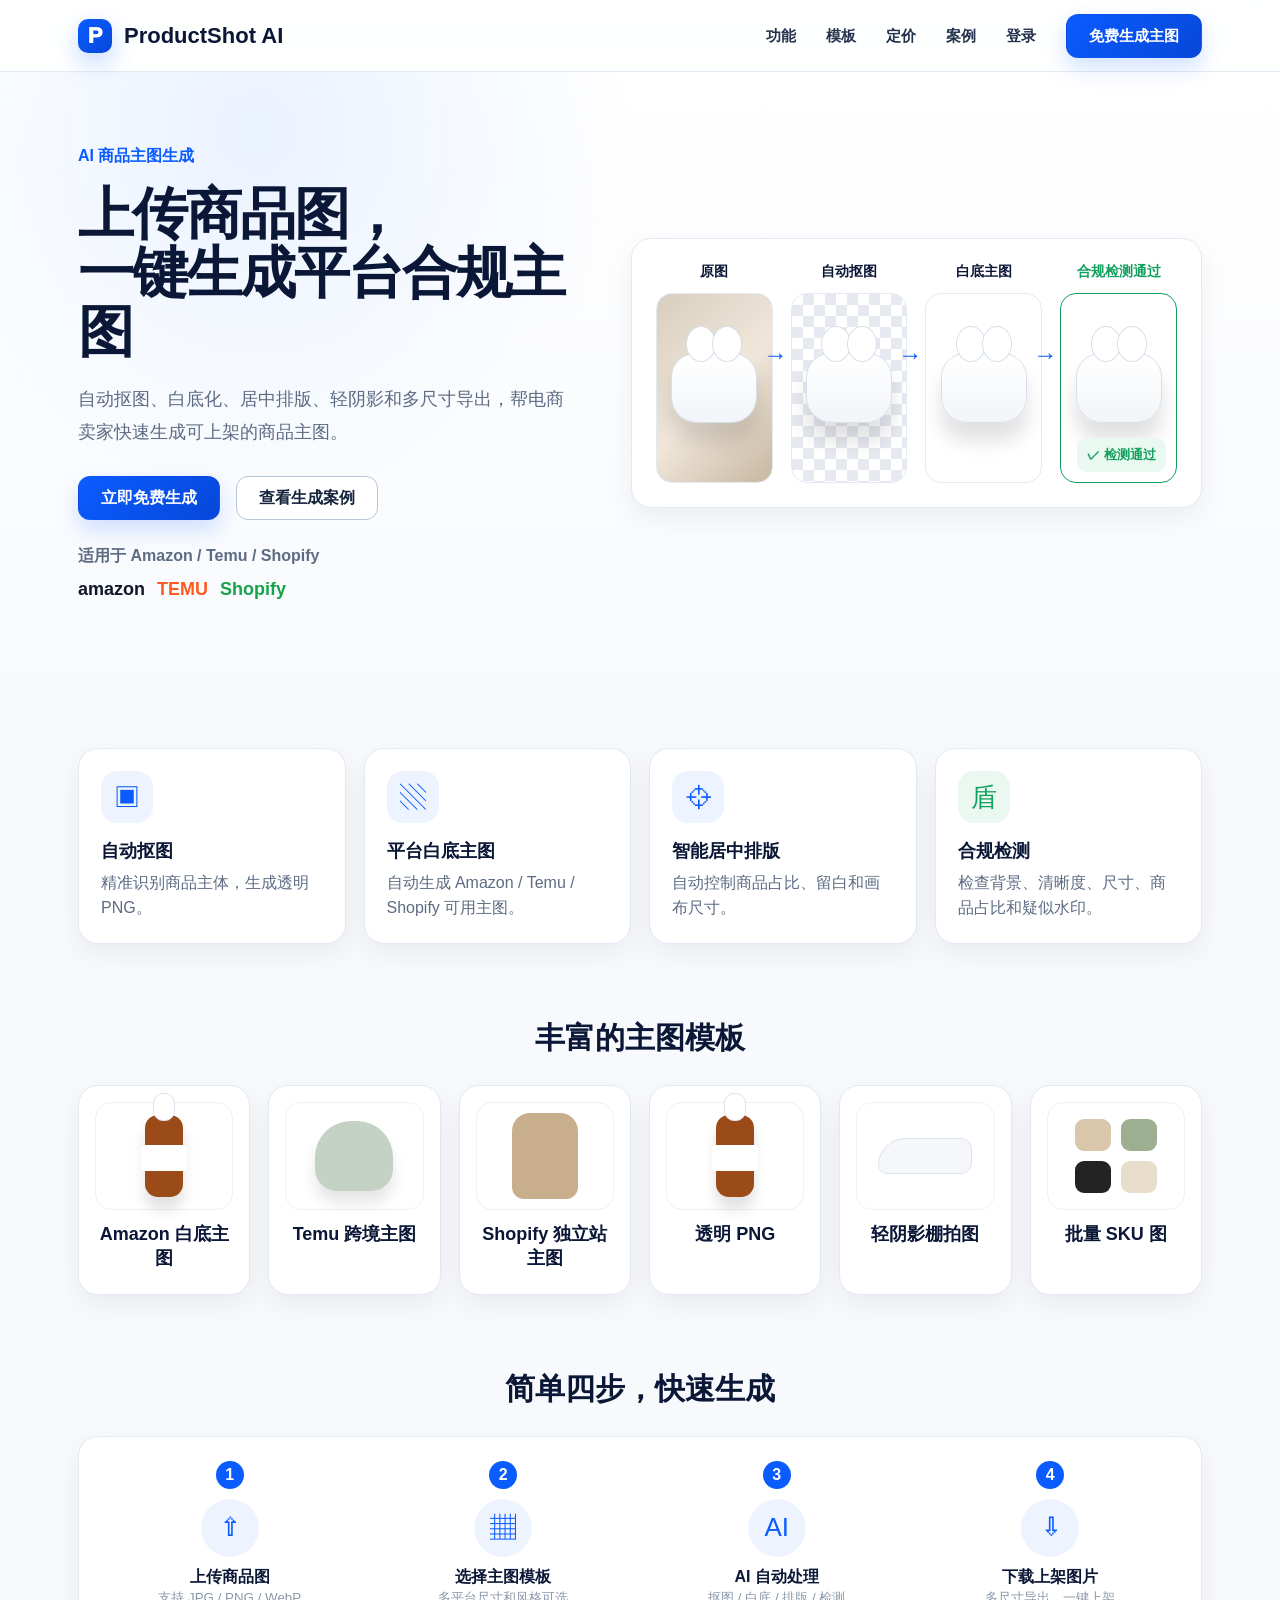
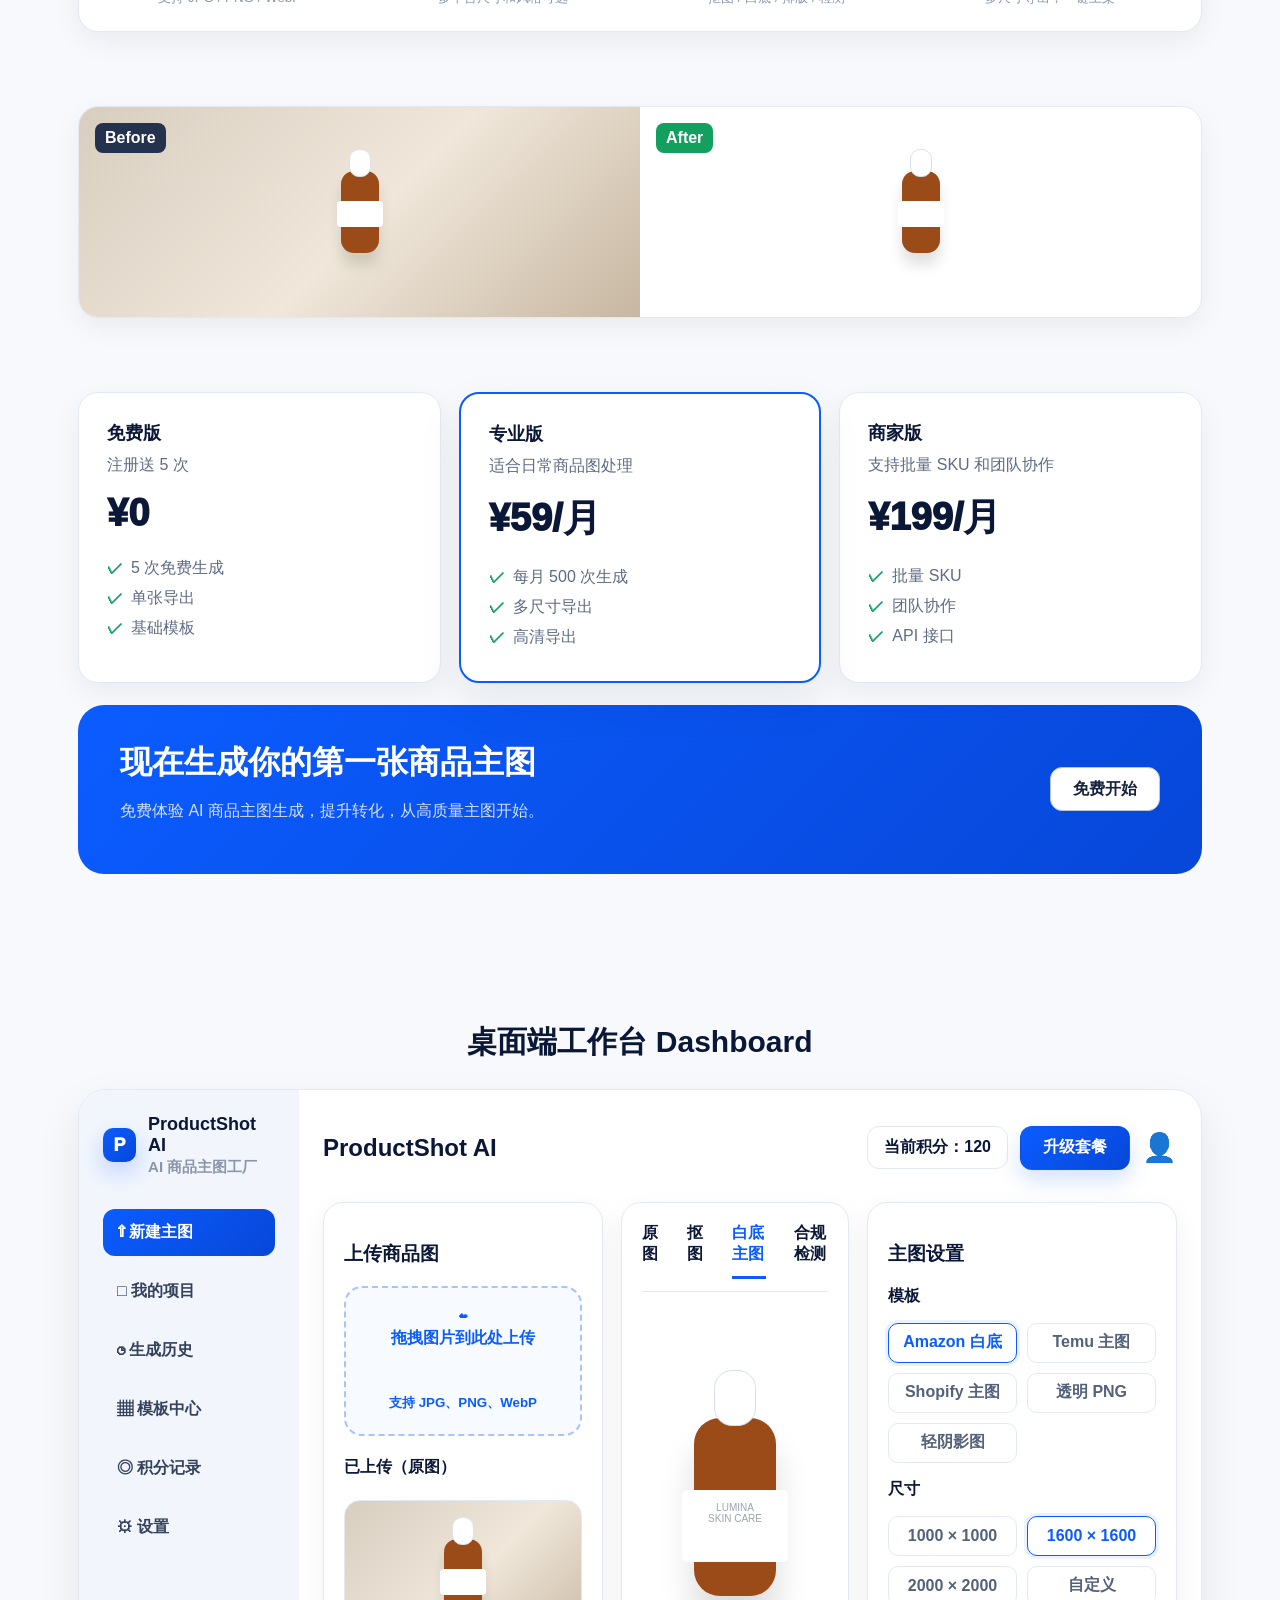
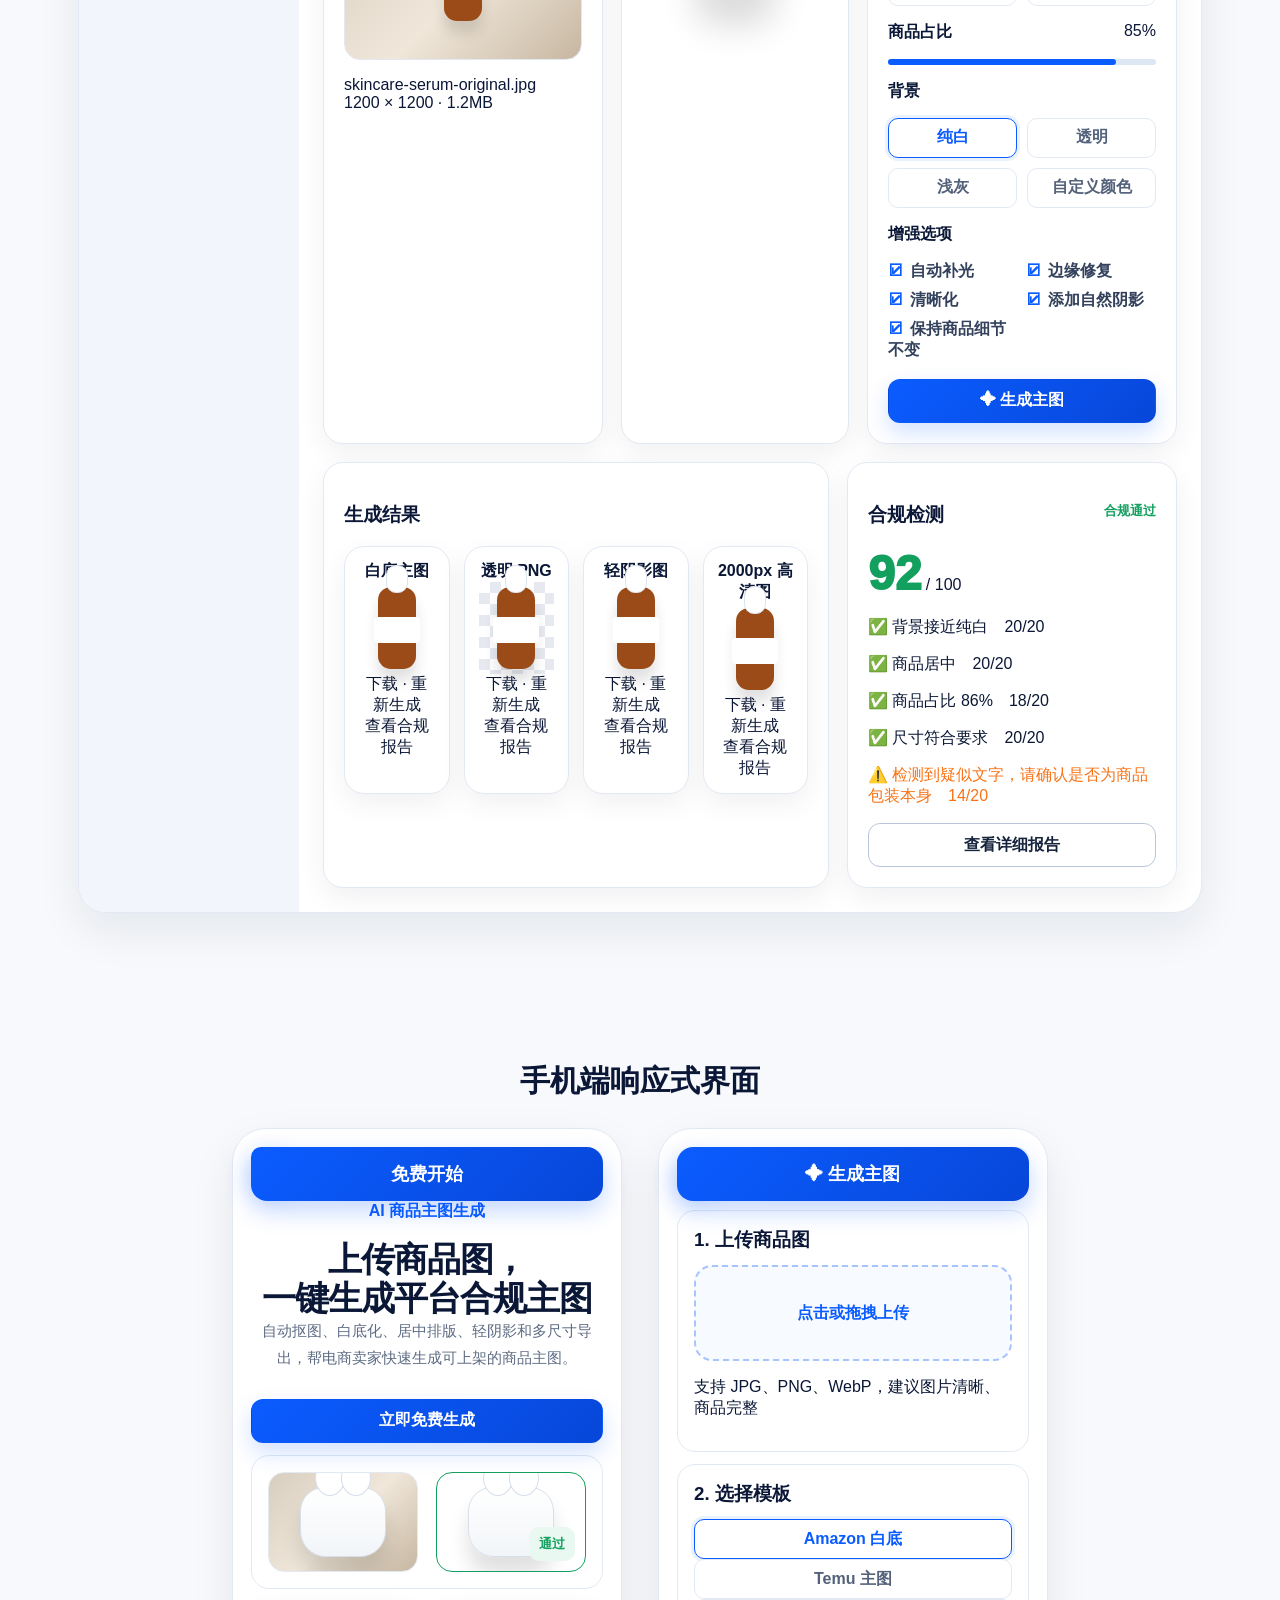
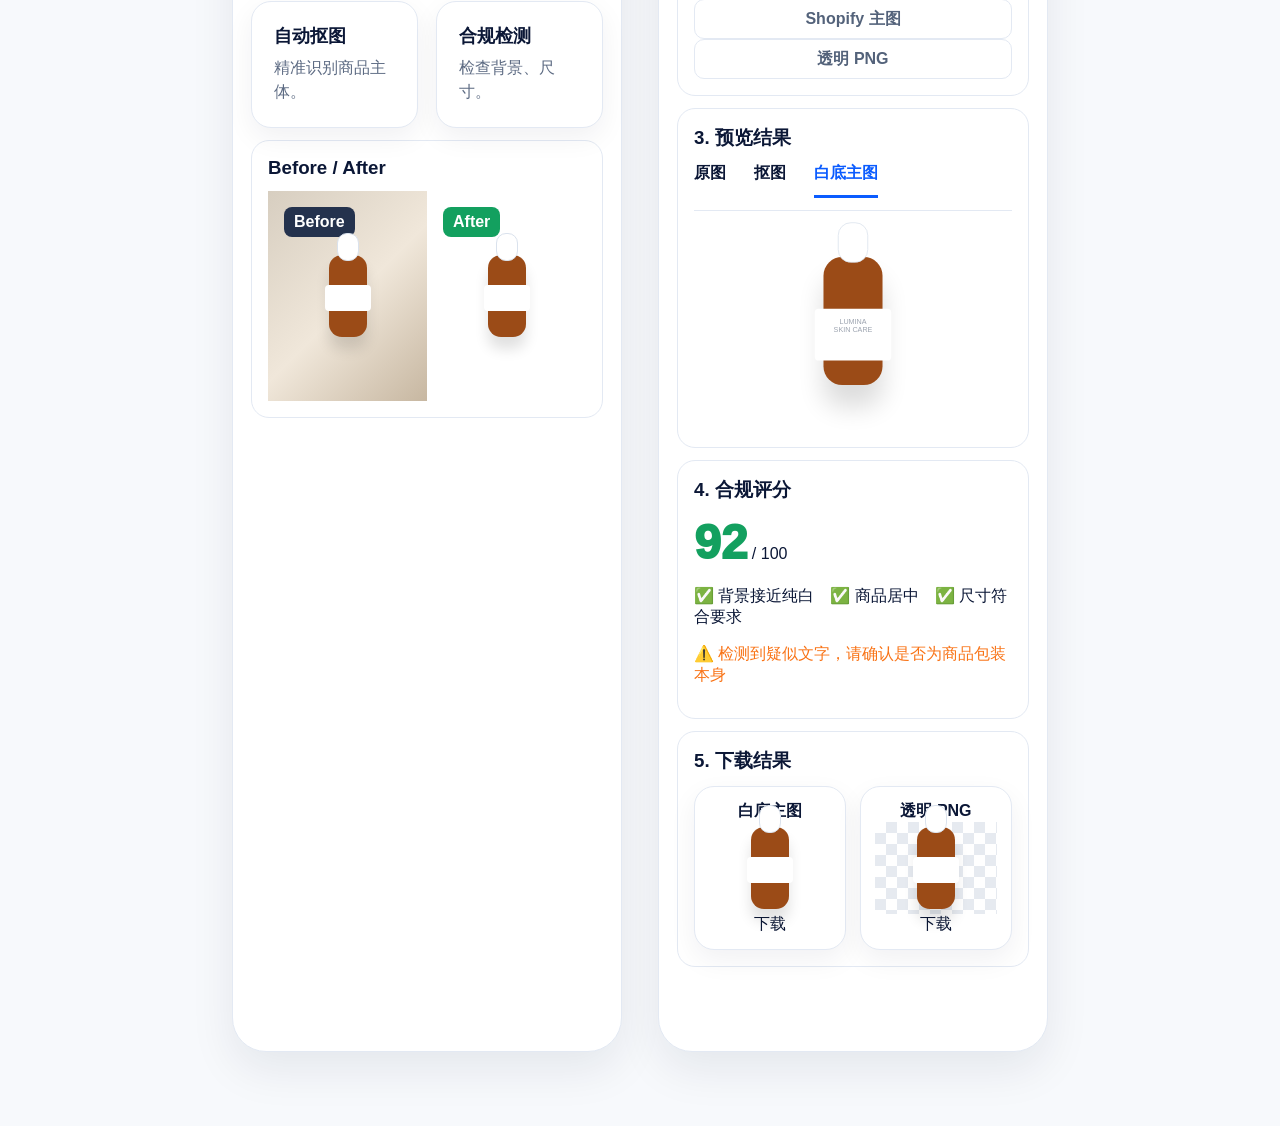
<file: index.html>
<!doctype html>
<html lang="zh-CN">
<head>
  <meta charset="UTF-8" />
  <meta name="viewport" content="width=device-width, initial-scale=1.0" />
  <title>ProductShot AI｜AI 商品主图工厂</title>
  <style>
    :root{
      --blue:#0B5CFF;--blue2:#0747D9;--navy:#0B1736;--text:#5D6B83;--muted:#8A97AA;--bg:#F7F9FC;--line:#E3E9F3;--green:#13A05F;--orange:#F97316;--card:#fff;--shadow:0 18px 45px rgba(11,23,54,.08);--soft:0 10px 28px rgba(11,23,54,.06);--r:20px;
    }
    *{box-sizing:border-box} body{margin:0;background:var(--bg);color:var(--navy);font-family:Inter,-apple-system,BlinkMacSystemFont,"Segoe UI","PingFang SC","Microsoft YaHei",Arial,sans-serif} a{text-decoration:none;color:inherit}.wrap{max-width:1180px;margin:0 auto;padding:0 28px}.top{height:72px;background:rgba(255,255,255,.88);backdrop-filter:blur(16px);border-bottom:1px solid var(--line);position:sticky;top:0;z-index:20}.top .wrap{height:72px;display:flex;align-items:center;justify-content:space-between}.brand{display:flex;align-items:center;gap:12px;font-weight:900;font-size:22px}.logo{width:34px;height:34px;border-radius:10px;background:linear-gradient(135deg,var(--blue),var(--blue2));display:grid;place-items:center;color:white;font-weight:950;box-shadow:0 10px 24px rgba(11,92,255,.24)}.nav{display:flex;align-items:center;gap:30px;font-size:15px;font-weight:700;color:#24324D}.btn{height:44px;padding:0 22px;border-radius:12px;border:1px solid transparent;background:linear-gradient(135deg,var(--blue),var(--blue2));color:#fff;font-weight:900;display:inline-flex;align-items:center;justify-content:center;box-shadow:0 10px 22px rgba(11,92,255,.18)}.btn.secondary{background:white;color:#16233D;border-color:#B9C6D9;box-shadow:none}.section{padding:74px 0}.hero{background:radial-gradient(circle at 20% 10%,#EAF2FF 0,rgba(234,242,255,0) 32%),linear-gradient(#fff,#F8FAFD)}.heroGrid{display:grid;grid-template-columns:1fr 1.15fr;gap:56px;align-items:center}.eyebrow{color:var(--blue);font-weight:900;margin-bottom:18px}.hero h1{font-size:56px;line-height:1.05;margin:0 0 22px;letter-spacing:-2px}.lead{font-size:18px;line-height:1.8;color:var(--text);margin:0 0 28px}.actions{display:flex;gap:16px;flex-wrap:wrap}.platform{margin-top:26px;color:var(--text);font-weight:700}.platform b{display:inline-flex;margin:12px 12px 0 0;color:#111827;font-size:18px}.temu{color:#ff5a1f!important}.shop{color:#16a34a!important}.card{background:var(--card);border:1px solid var(--line);border-radius:var(--r);box-shadow:var(--soft)}.flow{padding:24px}.flowSteps{display:grid;grid-template-columns:repeat(4,1fr);gap:18px;align-items:start}.flowStep{text-align:center;position:relative}.flowStep:not(:last-child):after{content:'→';position:absolute;right:-15px;top:78px;color:var(--blue);font-size:24px;font-weight:900}.flowLabel{font-size:14px;font-weight:900;margin-bottom:12px}.pass{color:var(--green)}.productBox{height:190px;border:1px solid var(--line);border-radius:16px;background:white;display:grid;place-items:center;position:relative;overflow:hidden}.messy{background:linear-gradient(135deg,#D7CEC0,#F0E7DA 52%,#C7B7A1)}.checker{background-image:linear-gradient(45deg,#E6EAF0 25%,transparent 25%),linear-gradient(-45deg,#E6EAF0 25%,transparent 25%),linear-gradient(45deg,transparent 75%,#E6EAF0 75%),linear-gradient(-45deg,transparent 75%,#E6EAF0 75%);background-size:22px 22px;background-position:0 0,0 11px,11px -11px,-11px 0}.okBox{border-color:var(--green)}.earbud{width:86px;height:70px;border:1px solid #D7DFEB;border-radius:24px 24px 26px 26px;background:linear-gradient(#fff,#F2F5F8);position:relative;box-shadow:0 18px 20px rgba(0,0,0,.12)}.earbud:before,.earbud:after{content:'';position:absolute;top:-28px;width:28px;height:34px;border-radius:50%;background:white;border:1px solid #D7DFEB}.earbud:before{left:14px}.earbud:after{right:14px}.badge{position:absolute;right:10px;bottom:10px;background:#E9F8F0;color:var(--green);border-radius:10px;padding:8px 10px;font-weight:900;font-size:13px}.features,.templates,.pricing{display:grid;gap:18px}.features{grid-template-columns:repeat(4,1fr)}.feature{padding:22px}.icon{width:52px;height:52px;border-radius:16px;background:#EEF4FF;color:var(--blue);display:grid;place-items:center;font-size:26px;margin-bottom:16px}.feature h3,.template h3,.price h3{margin:0 0 8px;font-size:18px}.feature p,.price p{margin:0;color:var(--text);line-height:1.55}.centerTitle{text-align:center;font-size:30px;margin:0 0 26px}.templates{grid-template-columns:repeat(6,1fr)}.template{padding:16px;text-align:center}.thumb{height:108px;border-radius:16px;background:#fff;border:1px solid #EDF1F7;display:grid;place-items:center;margin-bottom:12px}.bottle{width:38px;height:82px;border-radius:13px;background:#9B4B17;position:relative;box-shadow:0 12px 14px rgba(0,0,0,.12)}.bottle:before{content:'';position:absolute;left:8px;right:8px;top:-22px;height:26px;border-radius:10px;background:#fff;border:1px solid #DAE2ED}.bottle:after{content:'';position:absolute;left:-4px;right:-4px;top:30px;height:26px;background:#fff;border-radius:4px}.kettle{width:78px;height:70px;border-radius:36px 36px 22px 22px;background:#C3D2C4;box-shadow:0 12px 15px rgba(0,0,0,.1)}.bag{width:66px;height:86px;border-radius:18px 18px 12px 12px;background:#C8AE8D}.shoe{width:94px;height:36px;border-radius:50px 20px 20px 16px;background:#F6F7FA;border:1px solid #DCE3EE}.mugs{display:grid;grid-template-columns:repeat(2,36px);gap:10px}.mugs i{height:32px;border-radius:9px;background:#D9C6AB}.mugs i:nth-child(2){background:#9DAF91}.mugs i:nth-child(3){background:#232323}.mugs i:nth-child(4){background:#E8DDCB}.steps{padding:24px;display:grid;grid-template-columns:repeat(4,1fr);gap:20px}.step{text-align:center;position:relative}.num{width:28px;height:28px;border-radius:50%;background:var(--blue);color:white;display:inline-grid;place-items:center;font-weight:900}.stepIcon{width:58px;height:58px;border-radius:50%;background:#EEF4FF;display:grid;place-items:center;margin:10px auto;color:var(--blue);font-size:26px}.step b{display:block}.step small{color:var(--muted)}.compare{display:grid;grid-template-columns:1fr 1fr;overflow:hidden}.compare>div{height:210px;position:relative;display:grid;place-items:center}.tag{position:absolute;left:16px;top:16px;color:#fff;border-radius:8px;padding:6px 10px;background:#24324D;font-weight:900}.tag.green{background:var(--green)}.price{padding:28px}.pricing{grid-template-columns:repeat(3,1fr)}.price.hot{border:2px solid var(--blue);position:relative;box-shadow:var(--shadow)}.price .money{font-size:38px;font-weight:950;margin:14px 0}.price ul{padding:0;margin:18px 0 0;list-style:none;color:var(--text);line-height:1.9}.price li:before{content:'✓';color:var(--green);font-weight:900;margin-right:8px}.cta{background:linear-gradient(135deg,var(--blue),var(--blue2));color:white;border-radius:26px;padding:36px 42px;display:flex;align-items:center;justify-content:space-between;gap:24px}.cta h2{margin:0;font-size:32px}.cta p{opacity:.82}.appShell{display:grid;grid-template-columns:220px 1fr;background:white;border:1px solid var(--line);border-radius:28px;box-shadow:var(--shadow);overflow:hidden}.side{background:#F2F6FC;padding:24px}.side .brand{font-size:18px;margin-bottom:32px}.side nav{display:grid;gap:12px}.side a{padding:13px 14px;border-radius:12px;color:#33415C;font-weight:800}.side a.active{background:linear-gradient(135deg,var(--blue),var(--blue2));color:white}.main{padding:24px}.dashTop{display:flex;align-items:center;justify-content:space-between;margin-bottom:20px}.credit{padding:10px 16px;border:1px solid var(--line);border-radius:12px;font-weight:900}.workspace{display:grid;grid-template-columns:280px 1fr 310px;gap:18px}.panel{padding:20px}.upload{height:150px;border:2px dashed #A7C4FF;border-radius:18px;background:#F7FAFF;display:grid;place-items:center;text-align:center;color:var(--blue);font-weight:900}.preview{height:430px;display:grid;place-items:center;position:relative}.tabs{display:flex;gap:28px;border-bottom:1px solid var(--line);padding-bottom:12px;font-weight:800}.tabs span.active{color:var(--blue);border-bottom:3px solid var(--blue);padding-bottom:11px}.bigBottle{width:82px;height:178px;border-radius:26px;background:#9B4B17;position:relative;box-shadow:0 30px 35px rgba(0,0,0,.14)}.bigBottle:before{content:'';position:absolute;left:20px;right:20px;top:-48px;height:54px;border-radius:18px;background:#fff;border:1px solid #D7DFEB}.bigBottle:after{content:'LUMINA\A SKIN CARE';white-space:pre;text-align:center;position:absolute;left:-12px;right:-12px;top:72px;height:60px;background:#fff;border-radius:5px;color:#9CA3AF;font-size:10px;padding-top:12px}.settings .chips{display:grid;grid-template-columns:1fr 1fr;gap:10px}.chip{height:40px;border:1px solid var(--line);border-radius:10px;display:flex;align-items:center;justify-content:center;font-weight:800;color:#53627A;background:#fff}.chip.active{border-color:var(--blue);color:var(--blue);box-shadow:0 0 0 3px #EAF2FF}.slider{height:6px;border-radius:999px;background:#DDE6F3;margin:12px 0;position:relative}.slider:before{content:'';position:absolute;left:0;top:0;bottom:0;width:85%;background:var(--blue);border-radius:999px}.checks{display:grid;grid-template-columns:1fr 1fr;gap:8px;color:#33415C;font-weight:700}.check:before{content:'☑';color:var(--blue);margin-right:6px}.results{display:grid;grid-template-columns:1fr 330px;gap:18px;margin-top:18px}.resultGrid{display:grid;grid-template-columns:repeat(4,1fr);gap:14px}.result{text-align:center;padding:14px}.miniProduct{height:92px;display:grid;place-items:center}.score{font-size:48px;color:var(--green);font-weight:950}.warn{color:var(--orange)}.mobileShowcase{display:flex;justify-content:center;gap:36px;flex-wrap:wrap}.phone{width:390px;background:#fff;border:1px solid var(--line);border-radius:34px;padding:18px;box-shadow:var(--shadow)}.phoneTop{display:flex;align-items:center;justify-content:space-between;margin-bottom:20px}.phone .heroTitle{text-align:center;font-size:34px;line-height:1.12;font-weight:950;letter-spacing:-1px}.phone .lead{text-align:center;font-size:15px}.mobileCard{border:1px solid var(--line);border-radius:18px;padding:16px;margin:12px 0;background:#fff}.mobileCard h3{margin:0 0 12px}.mobileBottom{position:sticky;bottom:12px;height:54px;border-radius:16px;background:linear-gradient(135deg,var(--blue),var(--blue2));color:white;display:grid;place-items:center;font-weight:950;font-size:18px;box-shadow:0 10px 24px rgba(11,92,255,.24)}
    @media(max-width:900px){.nav{display:none}.heroGrid,.features,.templates,.pricing,.workspace,.results{grid-template-columns:1fr}.hero h1{font-size:40px}.flowSteps{grid-template-columns:1fr 1fr}.flowStep:not(:last-child):after{display:none}.appShell{grid-template-columns:1fr}.side{display:none}.compare{grid-template-columns:1fr}.cta{display:block;text-align:center}.templates{grid-template-columns:repeat(2,1fr)}.features{grid-template-columns:1fr 1fr}.steps{grid-template-columns:1fr 1fr}.resultGrid{grid-template-columns:repeat(2,1fr)}}
  </style>
</head>
<body>
  <header class="top"><div class="wrap"><div class="brand"><div class="logo">P</div>ProductShot AI</div><nav class="nav"><a>功能</a><a>模板</a><a>定价</a><a>案例</a><a>登录</a><a class="btn">免费生成主图</a></nav></div></header>

  <main>
    <section class="hero section"><div class="wrap heroGrid"><div><div class="eyebrow">AI 商品主图生成</div><h1>上传商品图，<br/>一键生成平台合规主图</h1><p class="lead">自动抠图、白底化、居中排版、轻阴影和多尺寸导出，帮电商卖家快速生成可上架的商品主图。</p><div class="actions"><a class="btn">立即免费生成</a><a class="btn secondary">查看生成案例</a></div><div class="platform">适用于 Amazon / Temu / Shopify<br/><b>amazon</b><b class="temu">TEMU</b><b class="shop">Shopify</b></div></div><div class="card flow"><div class="flowSteps"><div class="flowStep"><div class="flowLabel">原图</div><div class="productBox messy"><div class="earbud"></div></div></div><div class="flowStep"><div class="flowLabel">自动抠图</div><div class="productBox checker"><div class="earbud"></div></div></div><div class="flowStep"><div class="flowLabel">白底主图</div><div class="productBox"><div class="earbud"></div></div></div><div class="flowStep"><div class="flowLabel pass">合规检测通过</div><div class="productBox okBox"><div class="earbud"></div><div class="badge">✓ 检测通过</div></div></div></div></div></div></section>

    <section class="section"><div class="wrap"><div class="features"><article class="card feature"><div class="icon">▣</div><h3>自动抠图</h3><p>精准识别商品主体，生成透明 PNG。</p></article><article class="card feature"><div class="icon">▧</div><h3>平台白底主图</h3><p>自动生成 Amazon / Temu / Shopify 可用主图。</p></article><article class="card feature"><div class="icon">⌖</div><h3>智能居中排版</h3><p>自动控制商品占比、留白和画布尺寸。</p></article><article class="card feature"><div class="icon" style="color:var(--green);background:#EAF8F1">盾</div><h3>合规检测</h3><p>检查背景、清晰度、尺寸、商品占比和疑似水印。</p></article></div></div></section>

    <section class="section" style="padding-top:0"><div class="wrap"><h2 class="centerTitle">丰富的主图模板</h2><div class="templates"><article class="card template"><div class="thumb"><div class="bottle"></div></div><h3>Amazon 白底主图</h3></article><article class="card template"><div class="thumb"><div class="kettle"></div></div><h3>Temu 跨境主图</h3></article><article class="card template"><div class="thumb"><div class="bag"></div></div><h3>Shopify 独立站主图</h3></article><article class="card template"><div class="thumb checker"><div class="bottle"></div></div><h3>透明 PNG</h3></article><article class="card template"><div class="thumb"><div class="shoe"></div></div><h3>轻阴影棚拍图</h3></article><article class="card template"><div class="thumb"><div class="mugs"><i></i><i></i><i></i><i></i></div></div><h3>批量 SKU 图</h3></article></div></div></section>

    <section class="section" style="padding-top:0"><div class="wrap"><h2 class="centerTitle">简单四步，快速生成</h2><div class="card steps"><div class="step"><span class="num">1</span><div class="stepIcon">⇧</div><b>上传商品图</b><small>支持 JPG / PNG / WebP</small></div><div class="step"><span class="num">2</span><div class="stepIcon">▦</div><b>选择主图模板</b><small>多平台尺寸和风格可选</small></div><div class="step"><span class="num">3</span><div class="stepIcon">AI</div><b>AI 自动处理</b><small>抠图 / 白底 / 排版 / 检测</small></div><div class="step"><span class="num">4</span><div class="stepIcon">⇩</div><b>下载上架图片</b><small>多尺寸导出，一键上架</small></div></div></div></section>

    <section class="section" style="padding-top:0"><div class="wrap"><div class="card compare"><div class="messy"><span class="tag">Before</span><div class="bottle"></div></div><div><span class="tag green">After</span><div class="bottle"></div></div></div></div></section>

    <section class="section" style="padding-top:0"><div class="wrap"><div class="pricing"><article class="card price"><h3>免费版</h3><p>注册送 5 次</p><div class="money">¥0</div><ul><li>5 次免费生成</li><li>单张导出</li><li>基础模板</li></ul></article><article class="card price hot"><h3>专业版</h3><p>适合日常商品图处理</p><div class="money">¥59/月</div><ul><li>每月 500 次生成</li><li>多尺寸导出</li><li>高清导出</li></ul></article><article class="card price"><h3>商家版</h3><p>支持批量 SKU 和团队协作</p><div class="money">¥199/月</div><ul><li>批量 SKU</li><li>团队协作</li><li>API 接口</li></ul></article></div><div class="cta" style="margin-top:22px"><div><h2>现在生成你的第一张商品主图</h2><p>免费体验 AI 商品主图生成，提升转化，从高质量主图开始。</p></div><a class="btn secondary">免费开始</a></div></div></section>

    <section class="section"><div class="wrap"><h2 class="centerTitle">桌面端工作台 Dashboard</h2><div class="appShell"><aside class="side"><div class="brand"><div class="logo">P</div><div>ProductShot AI<br/><small style="color:var(--muted)">AI 商品主图工厂</small></div></div><nav><a class="active">⇧ 新建主图</a><a>□ 我的项目</a><a>◷ 生成历史</a><a>▦ 模板中心</a><a>◎ 积分记录</a><a>⚙ 设置</a></nav></aside><div class="main"><div class="dashTop"><h2>ProductShot AI</h2><div style="display:flex;gap:12px;align-items:center"><span class="credit">当前积分：120</span><a class="btn">升级套餐</a><span style="font-size:28px">👤</span></div></div><div class="workspace"><section class="card panel"><h3>上传商品图</h3><div class="upload">☁<br/>拖拽图片到此处上传<br/><small>支持 JPG、PNG、WebP</small></div><h4>已上传（原图）</h4><div class="productBox messy" style="height:160px"><div class="bottle"></div></div><p class="txt">skincare-serum-original.jpg<br/>1200 × 1200 · 1.2MB</p></section><section class="card panel"><div class="tabs"><span>原图</span><span>抠图</span><span class="active">白底主图</span><span>合规检测</span></div><div class="preview"><div class="bigBottle"></div></div></section><section class="card panel settings"><h3>主图设置</h3><p><b>模板</b></p><div class="chips"><span class="chip active">Amazon 白底</span><span class="chip">Temu 主图</span><span class="chip">Shopify 主图</span><span class="chip">透明 PNG</span><span class="chip">轻阴影图</span></div><p><b>尺寸</b></p><div class="chips"><span class="chip">1000 × 1000</span><span class="chip active">1600 × 1600</span><span class="chip">2000 × 2000</span><span class="chip">自定义</span></div><p><b>商品占比</b> <span style="float:right">85%</span></p><div class="slider"></div><p><b>背景</b></p><div class="chips"><span class="chip active">纯白</span><span class="chip">透明</span><span class="chip">浅灰</span><span class="chip">自定义颜色</span></div><p><b>增强选项</b></p><div class="checks"><span class="check">自动补光</span><span class="check">边缘修复</span><span class="check">清晰化</span><span class="check">添加自然阴影</span><span class="check">保持商品细节不变</span></div><a class="btn" style="width:100%;margin-top:18px">✦ 生成主图</a></section></div><div class="results"><section class="card panel"><h3>生成结果</h3><div class="resultGrid"><article class="card result"><b>白底主图</b><div class="miniProduct"><div class="bottle"></div></div><a>下载</a> · <a>重新生成</a><br/><a>查看合规报告</a></article><article class="card result"><b>透明 PNG</b><div class="miniProduct checker"><div class="bottle"></div></div><a>下载</a> · <a>重新生成</a><br/><a>查看合规报告</a></article><article class="card result"><b>轻阴影图</b><div class="miniProduct"><div class="bottle"></div></div><a>下载</a> · <a>重新生成</a><br/><a>查看合规报告</a></article><article class="card result"><b>2000px 高清图</b><div class="miniProduct"><div class="bottle"></div></div><a>下载</a> · <a>重新生成</a><br/><a>查看合规报告</a></article></div></section><section class="card panel"><h3>合规检测 <span style="float:right;color:var(--green);font-size:13px">合规通过</span></h3><div><span class="score">92</span> / 100</div><p>✅ 背景接近纯白　20/20</p><p>✅ 商品居中　20/20</p><p>✅ 商品占比 86%　18/20</p><p>✅ 尺寸符合要求　20/20</p><p class="warn">⚠️ 检测到疑似文字，请确认是否为商品包装本身　14/20</p><a class="btn secondary" style="width:100%">查看详细报告</a></section></div></div></div></div></section>

    <section class="section"><div class="wrap"><h2 class="centerTitle">手机端响应式界面</h2><div class="mobileShowcase"><div class="phone"><div class="phoneTop"><div class="brand"><div class="logo">P</div>ProductShot AI</div><b style="font-size:28px">≡</b></div><div class="eyebrow" style="text-align:center">AI 商品主图生成</div><div class="heroTitle">上传商品图，<br/>一键生成平台合规主图</div><p class="lead">自动抠图、白底化、居中排版、轻阴影和多尺寸导出，帮电商卖家快速生成可上架的商品主图。</p><a class="btn" style="width:100%">立即免费生成</a><div class="mobileCard"><div class="flowSteps" style="grid-template-columns:repeat(2,1fr)"><div class="productBox messy" style="height:100px"><div class="earbud"></div></div><div class="productBox okBox" style="height:100px"><div class="earbud"></div><span class="badge">通过</span></div></div></div><div class="features" style="grid-template-columns:1fr 1fr"><article class="card feature"><h3>自动抠图</h3><p>精准识别商品主体。</p></article><article class="card feature"><h3>合规检测</h3><p>检查背景、尺寸。</p></article></div><div class="mobileCard"><h3>Before / After</h3><div class="compare"><div class="messy"><span class="tag">Before</span><div class="bottle"></div></div><div><span class="tag green">After</span><div class="bottle"></div></div></div></div><div class="mobileBottom">免费开始</div></div><div class="phone"><div class="phoneTop"><div class="brand"><div class="logo">P</div>ProductShot AI</div><span class="credit">积分 120</span></div><div class="mobileCard"><h3>1. 上传商品图</h3><div class="upload" style="height:96px">点击或拖拽上传</div><p class="txt">支持 JPG、PNG、WebP，建议图片清晰、商品完整</p></div><div class="mobileCard"><h3>2. 选择模板</h3><div class="chips"><span class="chip active">Amazon 白底</span><span class="chip">Temu 主图</span><span class="chip">Shopify 主图</span><span class="chip">透明 PNG</span></div></div><div class="mobileCard"><h3>3. 预览结果</h3><div class="tabs"><span>原图</span><span>抠图</span><span class="active">白底主图</span></div><div class="preview" style="height:220px"><div class="bigBottle" style="transform:scale(.72)"></div></div></div><div class="mobileCard"><h3>4. 合规评分</h3><span class="score">92</span> / 100<p>✅ 背景接近纯白　✅ 商品居中　✅ 尺寸符合要求</p><p class="warn">⚠️ 检测到疑似文字，请确认是否为商品包装本身</p></div><div class="mobileCard"><h3>5. 下载结果</h3><div class="resultGrid" style="grid-template-columns:repeat(2,1fr)"><article class="card result"><b>白底主图</b><div class="miniProduct"><div class="bottle"></div></div><a>下载</a></article><article class="card result"><b>透明 PNG</b><div class="miniProduct checker"><div class="bottle"></div></div><a>下载</a></article></div></div><div class="mobileBottom">✦ 生成主图</div></div></div></div></section>
  </main>
</body>
</html>
</file>
